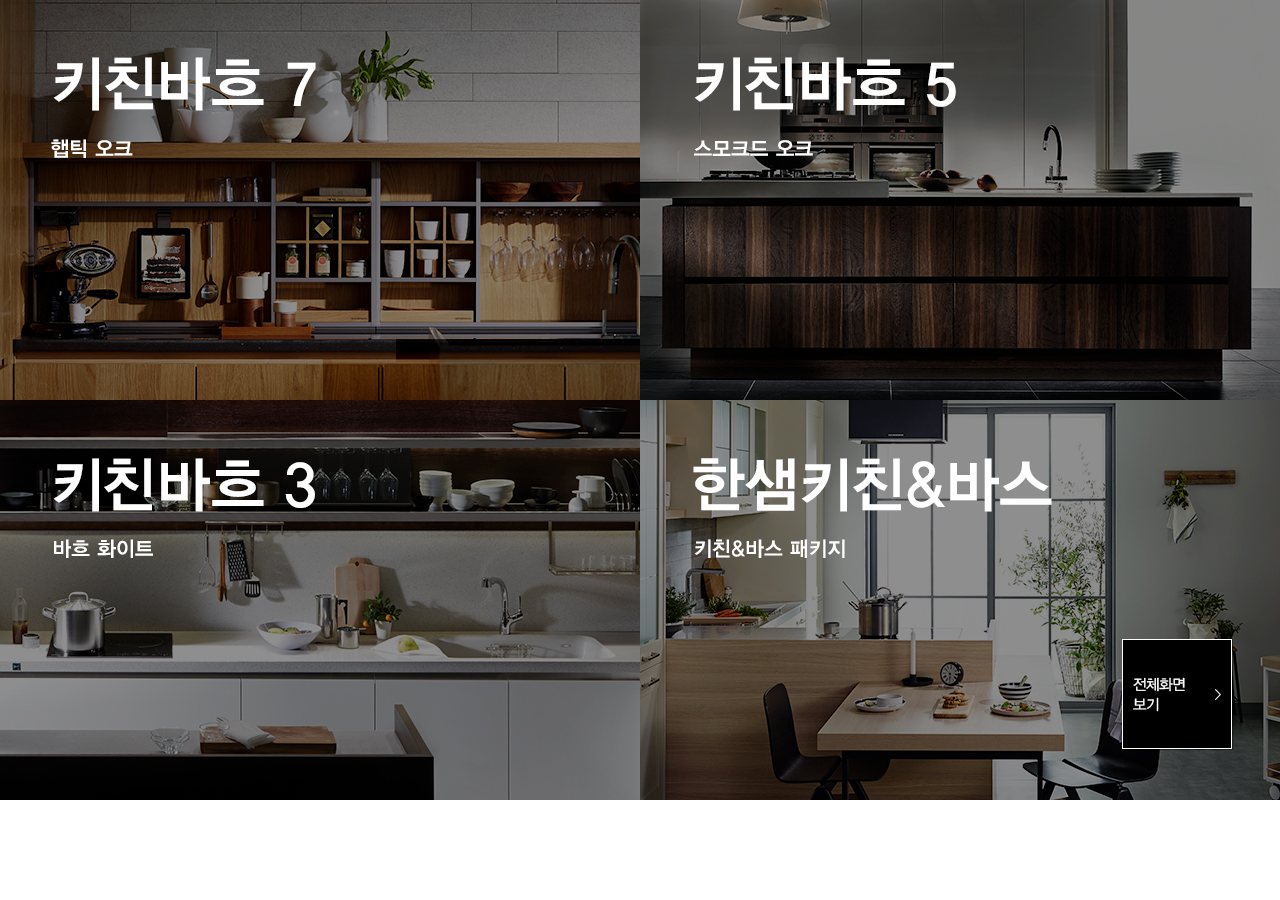
<file: index.html>
<!doctype html>
<html>
<head>
<meta charset="UTF-8">
<link href="css/style.css" rel="stylesheet" type="text/css">
<title>index</title>
</head>

<body>

<div class="wrap main">
	<a href="#" class="btn_view_full"><img src="images/btn_view_full.png" /></a>
	<div class="clearfix">
	    <div class="main_btn"><a href="#"><img src="images/btn_main_bach7.jpg" /></a></div>
      	<div class="main_btn"><a href="#"><img src="images/btn_main_bach5.jpg" /></a></div>
      	<div class="main_btn"><a href="#"><img src="images/btn_main_bach3.jpg" /></a></div>
     	<div class="main_btn"><a href="#"><img src="images/btn_main_kitchenbath.jpg" /></a></div>
    </div>
</div>

</body>
</html>
</file>
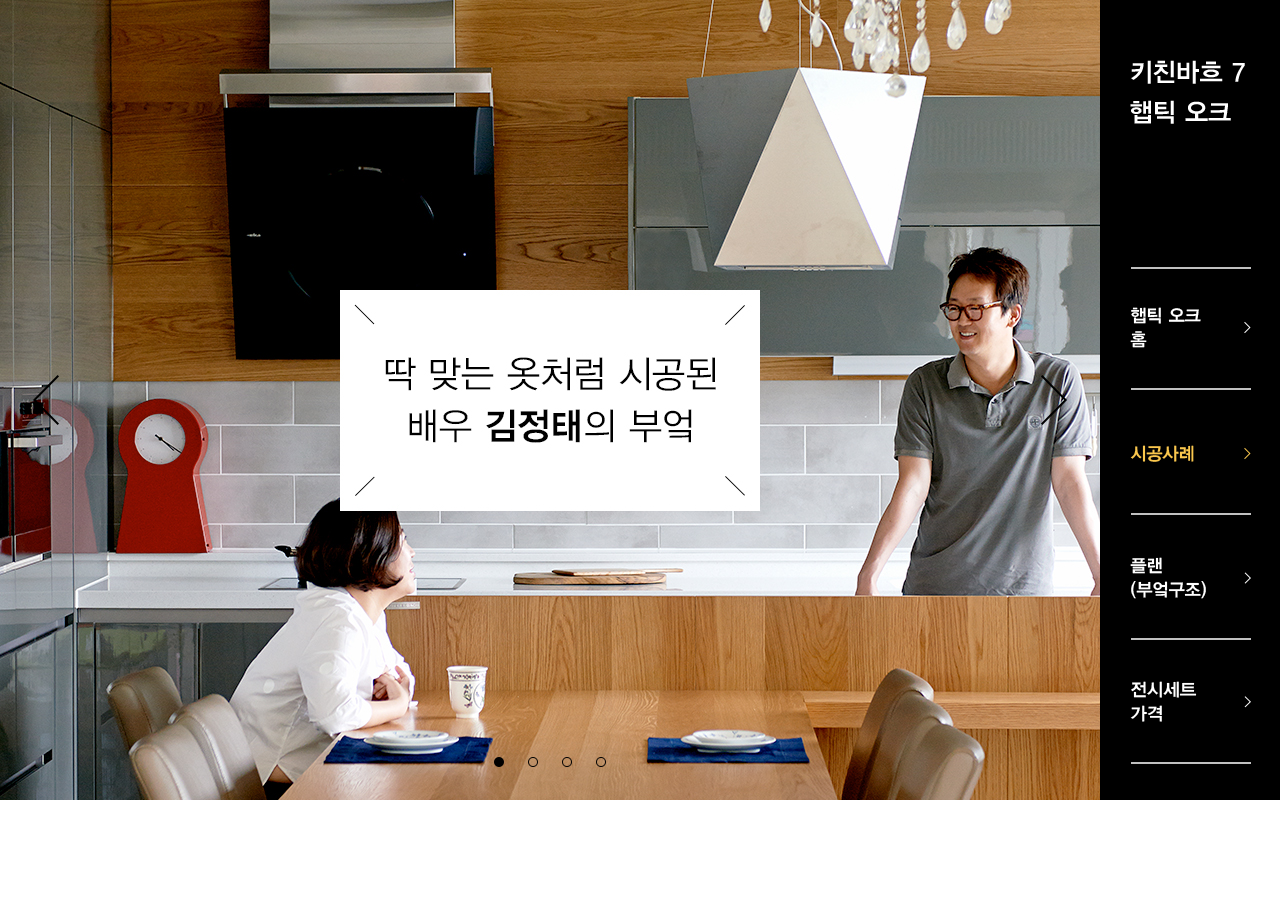
<file: bach7_build_sub_1.html>
<!doctype html>
<html>
<head>
<meta charset="UTF-8">
<link href="css/style.css" rel="stylesheet" type="text/css">
<title>bach7 Build_sub</title>
</head>

<body>

<div class="wrap sub_plan_sub bach7">
	<div class="inner clearfix">
    	<div class="left">
        
        
        	<div class="navi_arrw">
            	<div class="arrw_left"><a href="#"><img src="images/bach7/arrw_left.png" /></a></div>
               	<div class="arrw_right"><a href="#"><img src="images/bach7/arrw_right.png" /></a></div>
            </div>
            
            <div class="navi_dot">
            	<a href="#"><img src="images/bach7/dot_on.png" /></a>
                <a href="#"><img src="images/bach7/dot_off.png" /></a>
                <a href="#"><img src="images/bach7/dot_off.png" /></a>
                <a href="#"><img src="images/bach7/dot_off.png" /></a>
            </div>
            
            <!--이미지 변경영역 bach7_bulid_sub_1번에서 8번까지-->
        	<div class="bg_plan"><img src="images/bach7/bach7_build_sub_1.jpg" /></div>
            
            
        </div>
        <div class="right">
        	<div class="inner_right">
                <div class="title"><img src="images/bach7/title_sub_bach.png" /></div>
                <div class="menu_1">
                	<a href="#"><img src="images/bach7/navi_bach7_main.png" /></a>
                </div>
                <div class="menu_2">
                	<a href="#"><img src="images/bach7/navi_bach7_build_on.png" /></a>
                </div>
                <div class="menu_3">
                	<a href="#"><img src="images/bach7/navi_bach7_plan_off.png" /></a>
                </div>
                <div class="menu_4">
                	<a href="#"><img src="images/bach7/navi_bach7_price_off.png" /></a>
                </div>
            </div>
        </div>
    </div>
</div>

</body>
</html>
</file>
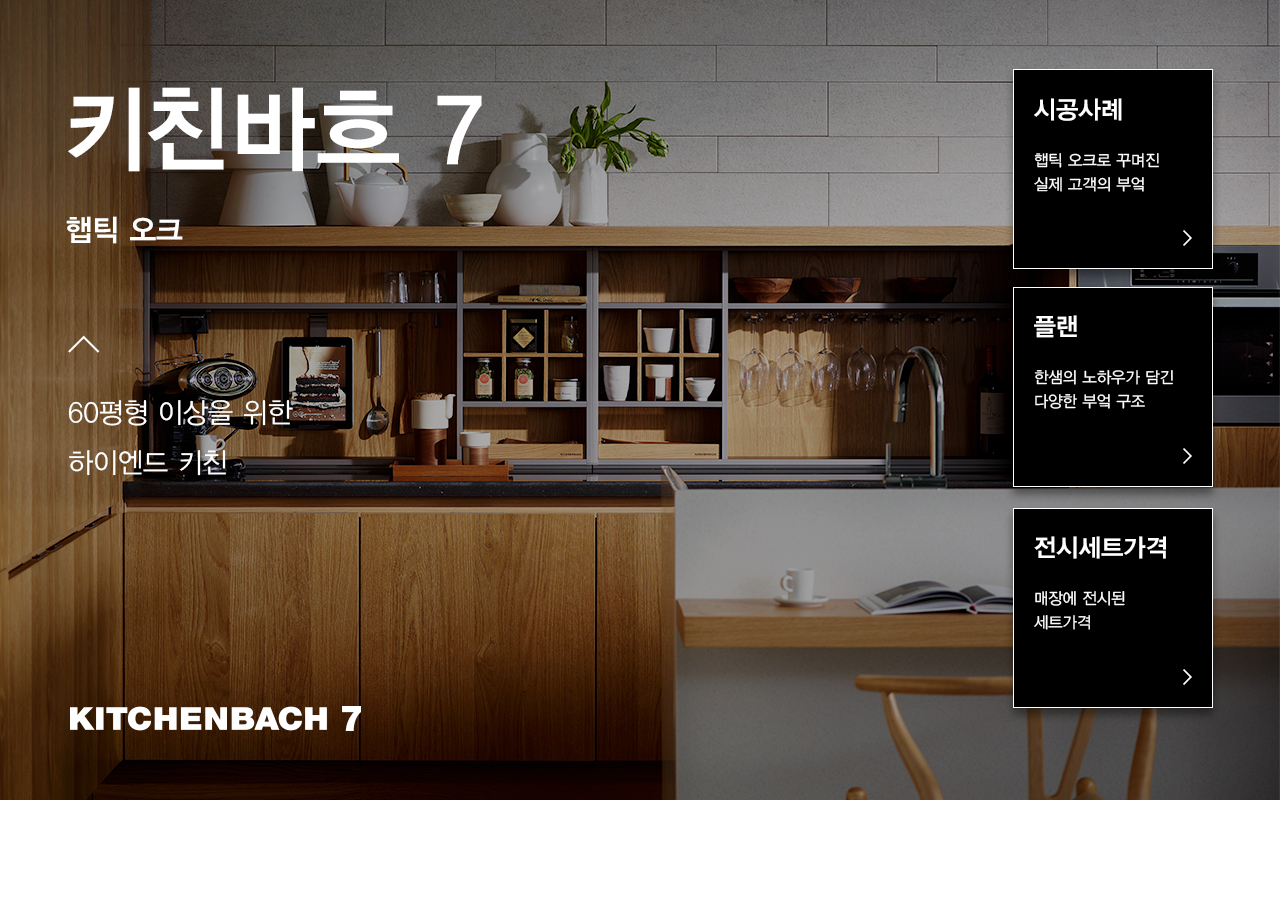
<file: bach7_main.html>
<!doctype html>
<html>
<head>
<meta charset="UTF-8">
<link href="css/style.css" rel="stylesheet" type="text/css">
<title>bach7 index</title>
</head>

<body>

<div class="wrap sub_index bach7">
	<div class="inner">
    	<div class="block_btn">
        	<div><a href="#"><img src="images/bach7/btn_build.png" /></a></div>
            <div><a href="#"><img src="images/bach7/btn_plan.png" /></a></div>
            <div><a href="#"><img src="images/bach7/btn_set.png" /></a></div>
        </div>
    </div>
</div>

</body>
</html>
</file>
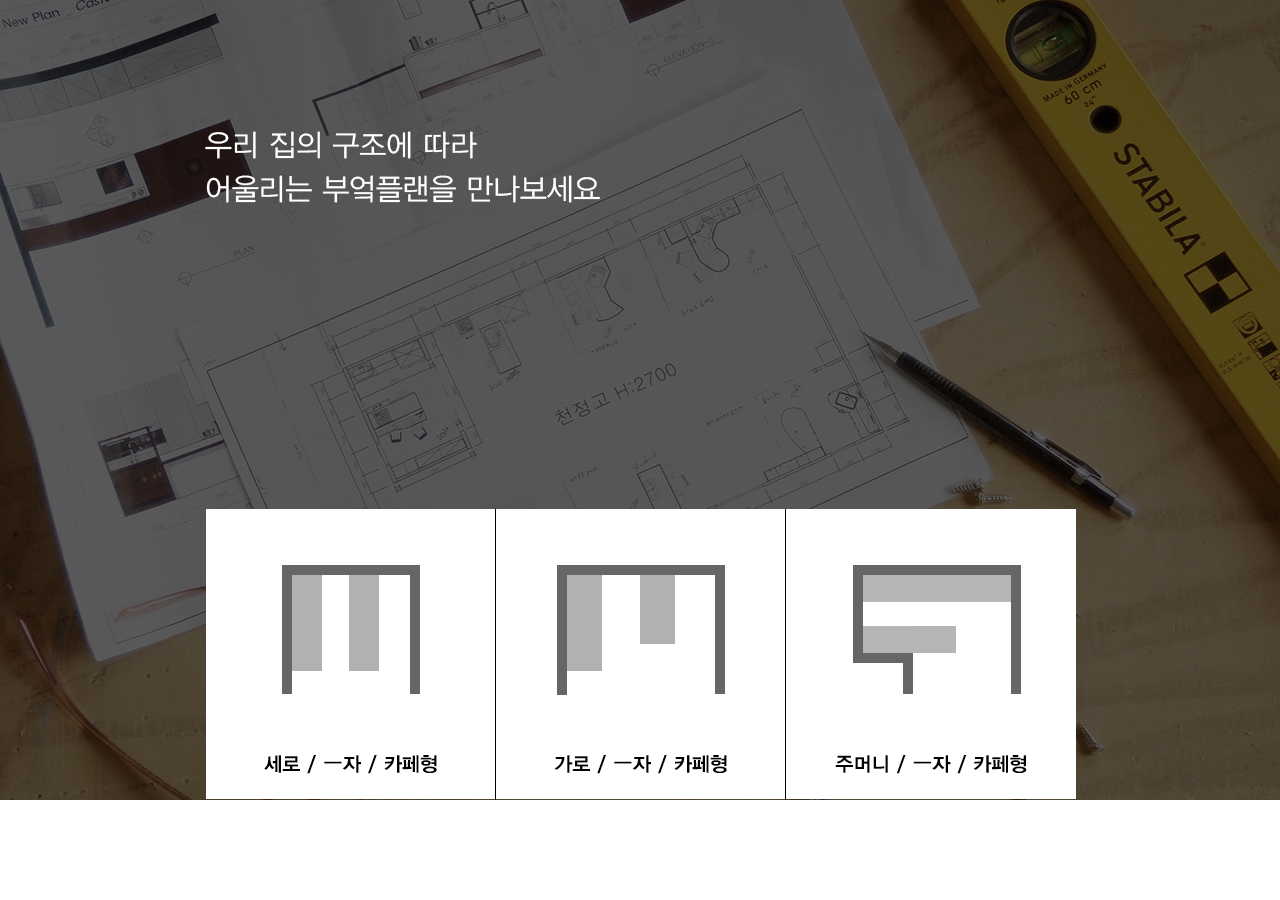
<file: bach7_plan.html>
<!doctype html>
<html>
<head>
<meta charset="UTF-8">
<link href="css/style.css" rel="stylesheet" type="text/css">
<title>bach7 index</title>
</head>

<body>

<div class="wrap sub_plan bach7">
	<div class="inner">
    	<div class="block_btn clearfix">
        	<div><a href="#"><img src="images/bach7/btn_plan_1.png" /></a></div>
            <div><a href="#"><img src="images/bach7/btn_plan_2.png" /></a></div>
            <div><a href="#"><img src="images/bach7/btn_plan_3.png" /></a></div>
        </div>
    </div>
</div>

</body>
</html>
</file>
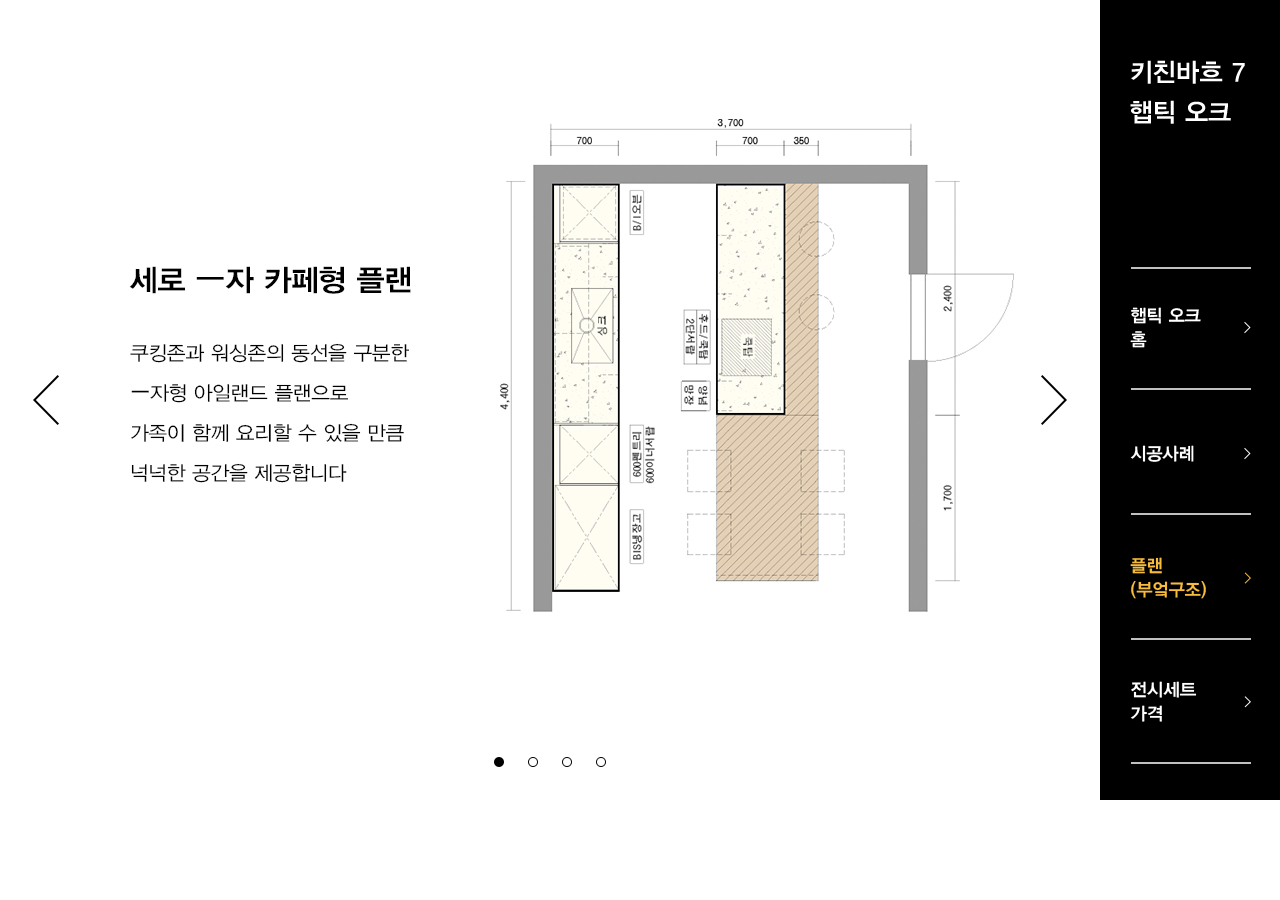
<file: bach7_plan_sub_1.html>
<!doctype html>
<html>
<head>
<meta charset="UTF-8">
<link href="css/style.css" rel="stylesheet" type="text/css">
<title>bach7 Plan_sub</title>
</head>

<body>

<div class="wrap sub_plan_sub bach7">
	<div class="inner clearfix">
    	<div class="left">
        
        
        	<div class="navi_arrw">
            	<div class="arrw_left"><a href="#"><img src="images/bach7/arrw_left.png" /></a></div>
               	<div class="arrw_right"><a href="#"><img src="images/bach7/arrw_right.png" /></a></div>
            </div>
            
            <div class="navi_dot">
            	<a href="#"><img src="images/bach7/dot_on.png" /></a>
                <a href="#"><img src="images/bach7/dot_off.png" /></a>
                <a href="#"><img src="images/bach7/dot_off.png" /></a>
                <a href="#"><img src="images/bach7/dot_off.png" /></a>
            </div>
            
            <!--이미지 변경영역 bach7_plan_sub_1번에서 3번까지-->
        	<div class="bg_plan"><img src="images/bach7/bach7_plan_sub_1.jpg" /></div>
            
            
        </div>
        <div class="right">
        	<div class="inner_right">
                <div class="title"><img src="images/bach7/title_sub_bach.png" /></div>
                <div class="menu_1">
                	<a href="#"><img src="images/bach7/navi_bach7_main.png" /></a>
                </div>
                <div class="menu_2">
                	<a href="#"><img src="images/bach7/navi_bach7_build_off.png" /></a>
                </div>
                <div class="menu_3">
                	<a href="#"><img src="images/bach7/navi_bach7_plan_on.png" /></a>
                </div>
                <div class="menu_4">
                	<a href="#"><img src="images/bach7/navi_bach7_price_off.png" /></a>
                </div>
            </div>
        </div>
    </div>
</div>

</body>
</html>
</file>
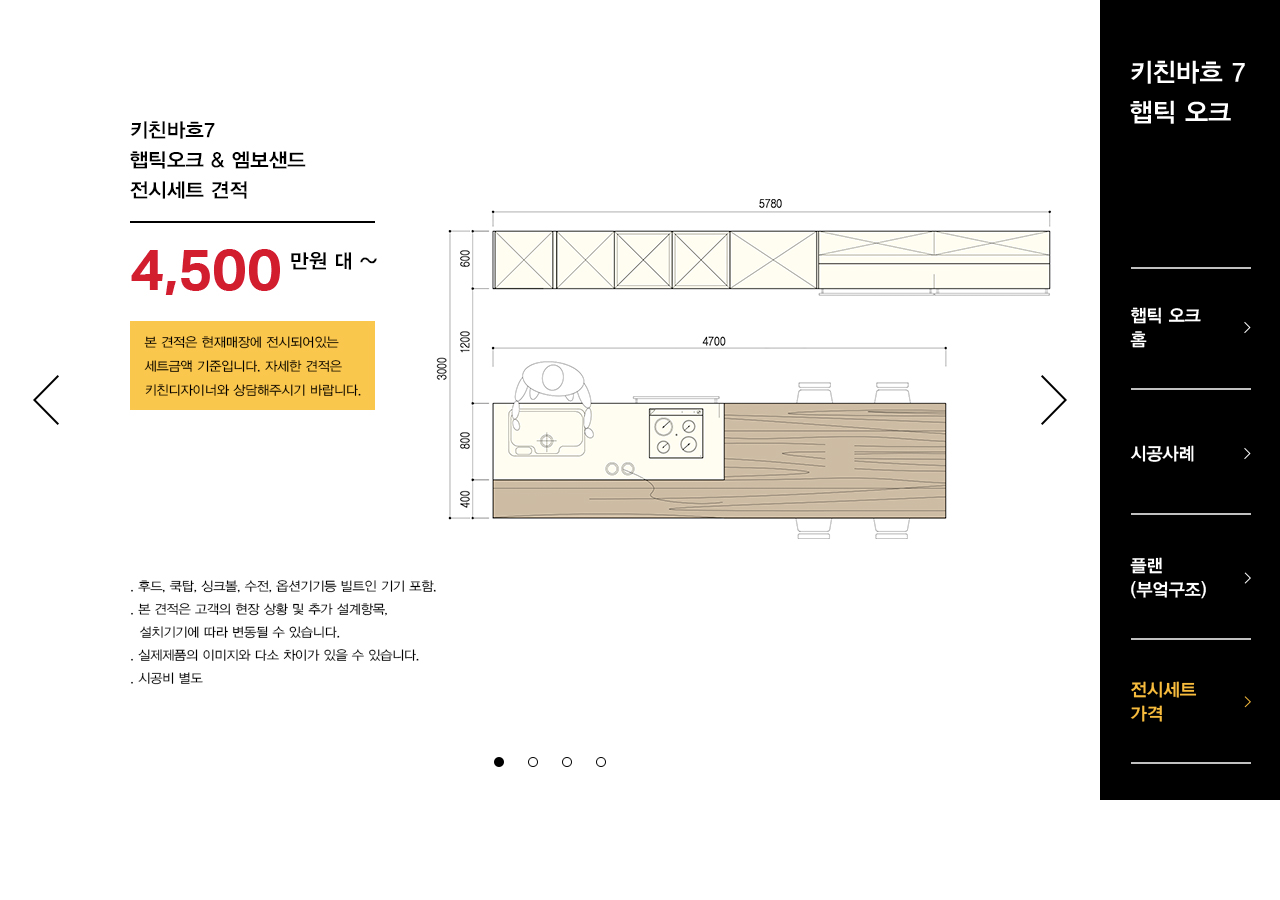
<file: bach7_price_sub.html>
<!doctype html>
<html>
<head>
<meta charset="UTF-8">
<link href="css/style.css" rel="stylesheet" type="text/css">
<title>bach7 Price_sub</title>
</head>

<body>

<div class="wrap sub_plan_sub bach7">
	<div class="inner clearfix">
    	<div class="left">
        
        
        	<div class="navi_arrw">
            	<div class="arrw_left"><a href="#"><img src="images/bach7/arrw_left.png" /></a></div>
               	<div class="arrw_right"><a href="#"><img src="images/bach7/arrw_right.png" /></a></div>
            </div>
            
            <div class="navi_dot">
            	<a href="#"><img src="images/bach7/dot_on.png" /></a>
                <a href="#"><img src="images/bach7/dot_off.png" /></a>
                <a href="#"><img src="images/bach7/dot_off.png" /></a>
                <a href="#"><img src="images/bach7/dot_off.png" /></a>
            </div>
            
            <!--이미지 변경영역 bach7_price_sub_1번 하나-->
        	<div class="bg_plan"><img src="images/bach7/bach7_price_sub.jpg" /></div>
            
            
        </div>
        <div class="right">
        	<div class="inner_right">
                <div class="title"><img src="images/bach7/title_sub_bach.png" /></div>
                <div class="menu_1">
                	<a href="#"><img src="images/bach7/navi_bach7_main.png" /></a>
                </div>
                <div class="menu_2">
                	<a href="#"><img src="images/bach7/navi_bach7_build_off.png" /></a>
                </div>
                <div class="menu_3">
                	<a href="#"><img src="images/bach7/navi_bach7_plan_off.png" /></a>
                </div>
                <div class="menu_4">
                	<a href="#"><img src="images/bach7/navi_bach7_price_on.png" /></a>
                </div>
            </div>
        </div>
    </div>
</div>

</body>
</html>
</file>
<file: css/style.css>
@charset "UTF-8";
/* CSS Document */
html, body, div, span, object, iframe, h1, h2, h3, h4, h5, h6, p, blockquote, pre, abbr, address, cite, code, del, dfn, em, img, ins, kbd, q, samp, small, strong, sub, sup, var, b, i, dl, dt, dd, ol, ul, li, fieldset, form, label, legend, table, caption, tbody, tfoot, thead, tr, th, td, article, aside, canvas, details, figcaption, figure, footer, header, hgroup, menu, nav, section, summary, time, mark, audio, video {
	margin: 0;
	padding: 0;
	border: 0;
	outline: 0;
	font-size: 100%;
	vertical-align: baseline;
	background: transparent;
	font-family: '돋움', Dotum, 'Apple SD Gothic Neo', Helvetica, sans-serif;
	font-family: "Malgun Gothic";
}
input{
	font-family: '돋움', Dotum, 'Apple SD Gothic Neo', Helvetica, sans-serif;
	font-family: "Malgun Gothic";
	font-weight:bold;
}
body {
	line-height: 1
}
article, aside, details, figcaption, figure, footer, header, hgroup, menu, nav, section {
	display: block
}
nav ul {
	list-style: none
}
blockquote, q {
	quotes: none
}
blockquote:before, blockquote:after, q:before, q:after {
	content: none
}
a {
	margin: 0;
	padding: 0;
	font-size: 100%;
	vertical-align: baseline;
	background: transparent
}
ins {
	background-color: #ff9;
	color: #000;
	text-decoration: none
}
mark {
	background-color: #ff9;
	color: #000;
	font-style: italic;
	font-weight: bold
}
del {
	text-decoration: line-through
}
abbr[title], dfn[title] {
	border-bottom: 1px dotted;
	cursor: help
}
table {
	border-collapse: collapse;
	border-spacing: 0
}
hr {
	display: block;
	height: 1px;
	border: 0;
	border-top: 1px solid #ccc;
	margin: 1em 0;
	padding: 0
}
input, select {
	vertical-align: middle
}
li {
	list-style: none;
}
/*common*/
* {
	padding: 0;
	margin: 0;
}
.clearfix:after {
    content: ".";
    display: block;
    clear: both;
    visibility: hidden;
    line-height: 0;
    height: 0;
}
 
.clearfix {
    display: inline-block;
}
 
html[xmlns] .clearfix {
    display: block;
}
 
* html .clearfix {
    height: 1%;
}




body .wrap{
	width:1280px;
	height:800px;
	position:relative;
}


/*main*/
.main_btn{
	width:640px;
	height:400px;
	float:left;
}
.wrap .btn_view_full{
	position:absolute;
	right:46px;
	bottom:46px;
	z-index:1000;
}

.sub_plan_sub .left{
	width:1100px;
	height:800px;
	float:left;
	position:relative;
}
.sub_plan_sub .left .navi_arrw{
	position:absolute;
	top:375px;
	width:100%;
}
.sub_plan_sub .left .navi_arrw div{
	width:50%;
	float:left;
}
.sub_plan_sub .left .navi_arrw div.arrw_left{
	width:47%;
	padding-left:3%;
}
.sub_plan_sub .left .navi_arrw div.arrw_right{
	width:47%;
	padding-right:3%;
	text-align:right;
}
.sub_plan_sub .left .navi_dot{
	text-align:center;
	width:100%;
	position:absolute;
	bottom:20px;
}




.sub_plan_sub .right{
	width:180px;
	height:800px;
	background:#000;
	float:left;
}
.sub_plan_sub .right .inner_right{
	padding-left:30px;
	padding-top:60px;
}
.sub_plan_sub .right .inner_right .title{
	padding-bottom:140px;
}



.sub_index .block_btn{
	width:218px;
	padding-top:67px;
	padding-left:1004px;
}


.sub_plan .block_btn{
	padding-top:509px;
	padding-left:206px;
}
.sub_plan .block_btn div{
	float:left;
}





/*bach7*/
.sub_index.bach7{
	background:url(../images/bach7/bach7_main.jpg) no-repeat;
}
.sub_plan.bach7{
	background:url(../images/bach7/bach7_plan.jpg) no-repeat;
}
</file>
